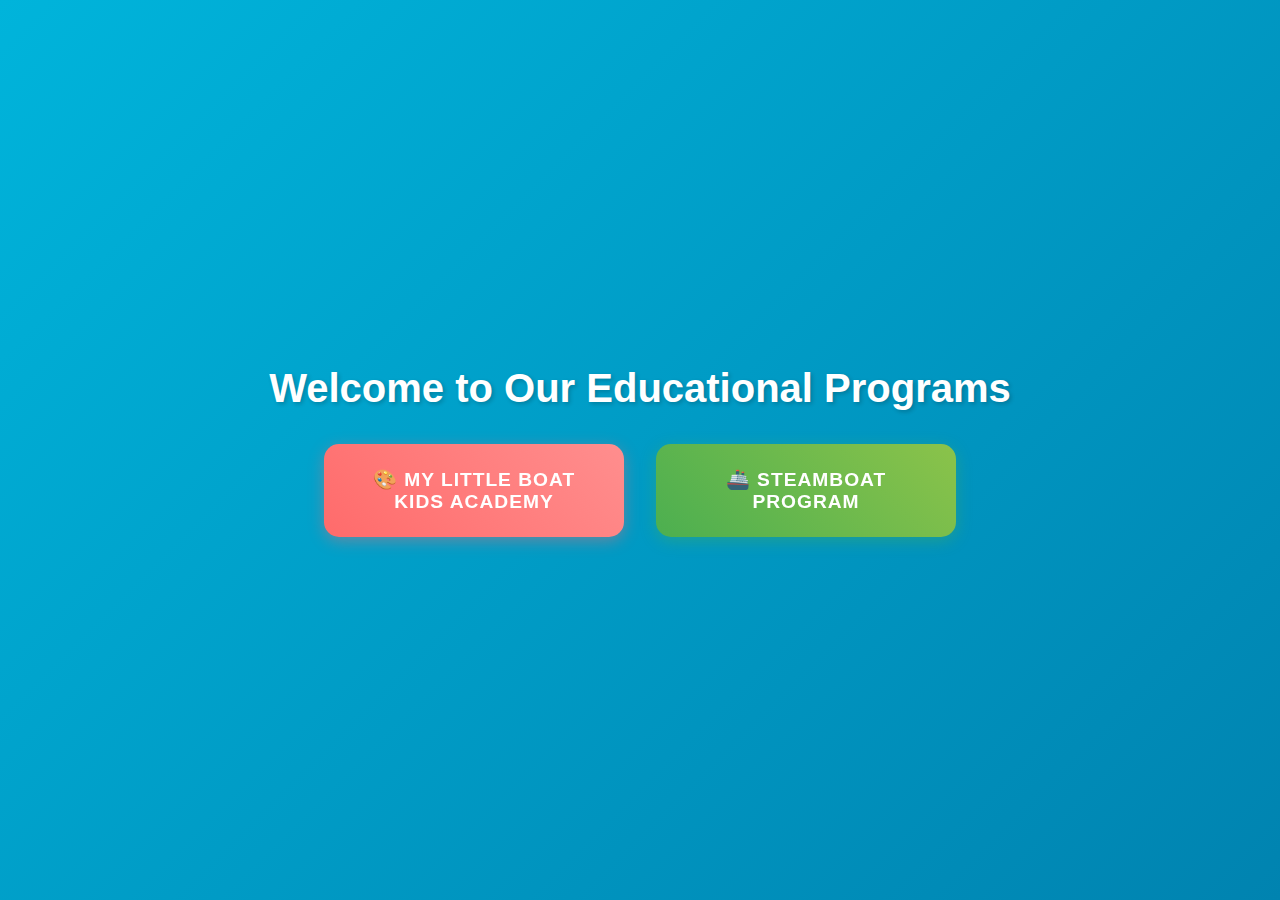
<file: educhoice.html>
<!DOCTYPE html>
<html lang="en">
<head>
    <meta charset="UTF-8">
    <meta name="viewport" content="width=device-width, initial-scale=1.0">
    <title>Educational Programs</title>
    <style>
        :root {
            --primary-gradient: linear-gradient(135deg, #00b4db, #0083b0);
            --kids-gradient: linear-gradient(45deg, #FF6B6B, #FF8E8E);
            --steam-gradient: linear-gradient(45deg, #4CAF50, #8BC34A);
            --spacing-base: clamp(1rem, 2vw, 2rem);
            --container-width: min(100% - 2rem, 1200px);
        }

        * {
            margin: 0;
            padding: 0;
            box-sizing: border-box;
            font-family: 'Arial', sans-serif;
        }

        body {
            min-height: 100vh;
            min-height: 100dvh;
            display: flex;
            justify-content: center;
            align-items: center;
            background: var(--primary-gradient);
            padding: var(--spacing-base);
        }

        .container {
            text-align: center;
            padding: var(--spacing-base);
            width: var(--container-width);
            margin-inline: auto;
        }

        h1 {
            color: white;
            font-size: clamp(1.5rem, 4vw, 2.5rem);
            margin-bottom: clamp(1.5rem, 4vw, 2rem);
            text-shadow: 2px 2px 4px rgba(0,0,0,0.2);
            line-height: 1.2;
        }

        .button-container {
            display: flex;
            gap: clamp(1rem, 3vw, 2rem);
            justify-content: center;
            flex-wrap: wrap;
            margin-top: var(--spacing-base);
        }

        .button {
            padding: clamp(1rem, 2vw, 1.5rem) clamp(1.5rem, 3vw, 2.5rem);
            font-size: clamp(1rem, 1.5vw, 1.2rem);
            border: none;
            border-radius: clamp(10px, 2vw, 15px);
            cursor: pointer;
            transition: all 0.3s ease;
            position: relative;
            overflow: hidden;
            width: clamp(200px, 100%, 300px);
            text-decoration: none;
            font-weight: bold;
            text-transform: uppercase;
            letter-spacing: 1px;
            display: flex;
            align-items: center;
            justify-content: center;
            gap: 0.5rem;
            backdrop-filter: blur(5px);
        }

        .kids-academy {
            background: var(--kids-gradient);
            color: white;
            box-shadow: 0 4px 15px rgba(255, 107, 107, 0.4);
        }

        .steamboat {
            background: var(--steam-gradient);
            color: white;
            box-shadow: 0 4px 15px rgba(76, 175, 80, 0.4);
        }

        .button::before {
            content: '';
            position: absolute;
            top: 0;
            left: -100%;
            width: 100%;
            height: 100%;
            background: linear-gradient(120deg, transparent, rgba(255,255,255,0.3), transparent);
            transition: 0.5s;
        }

        @media (hover: hover) {
            .button:hover {
                transform: translateY(-5px);
                box-shadow: 0 8px 25px rgba(0,0,0,0.3);
            }

            .button:hover::before {
                left: 100%;
            }
        }

        @media (hover: none) {
            .button:active {
                transform: scale(0.98);
            }
        }

        @media (max-width: 768px) {
            .button-container {
                flex-direction: column;
                align-items: center;
            }

            .button {
                width: 100%;
                max-width: 400px;
            }
        }

        @media (prefers-reduced-motion: reduce) {
            .button {
                transition: none;
            }

            .button::before {
                display: none;
            }
        }

        @media (max-width: 480px) {
            :root {
                --spacing-base: 1rem;
            }
        }

        @supports not (min-height: 100dvh) {
            body {
                min-height: -webkit-fill-available;
            }
        }
    </style>
</head>
<body>
    <div class="container">
        <h1>Welcome to Our Educational Programs</h1>
        <div class="button-container">
            <a href="littleboat.html" class="button kids-academy">
                🎨 My Little Boat Kids Academy
            </a>
            <a href="steamboat.html" class="button steamboat">
                🚢 Steamboat Program
            </a>
        </div>
    </div>
</body>
</html>
</file>
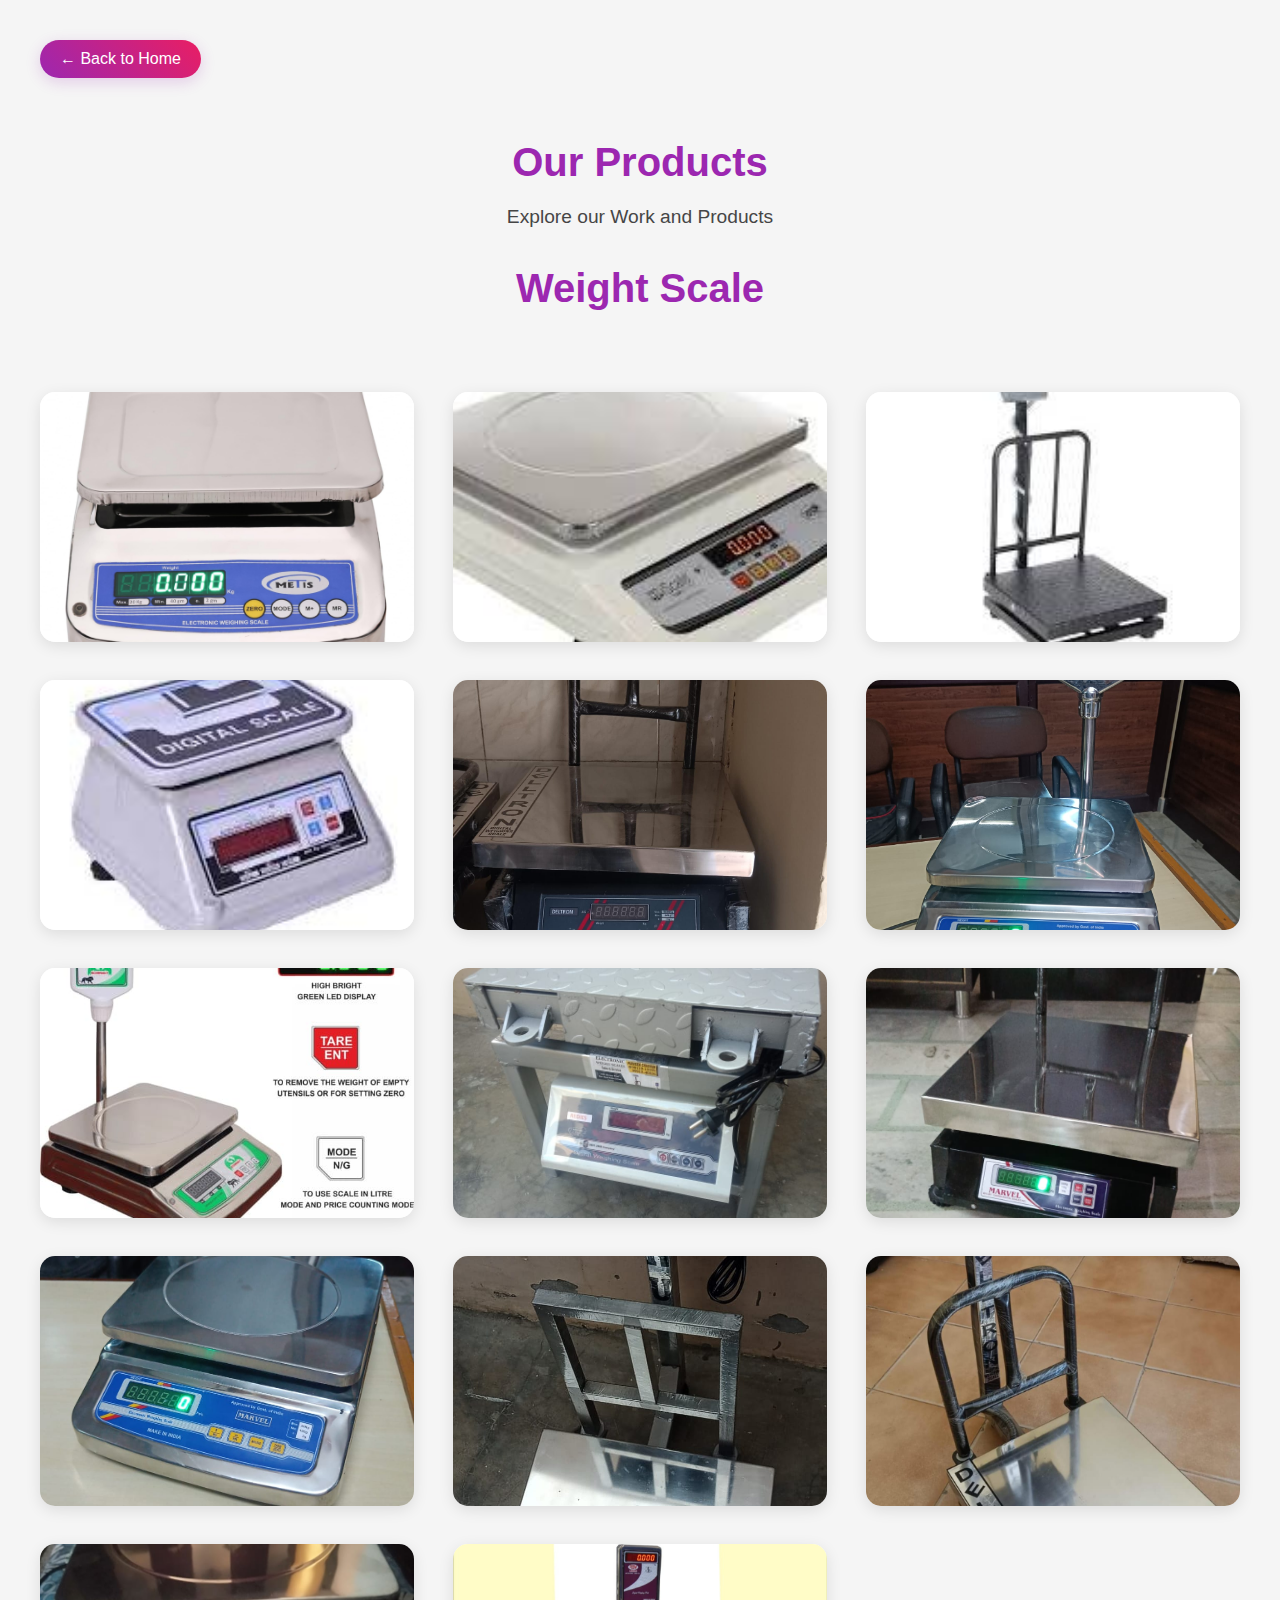
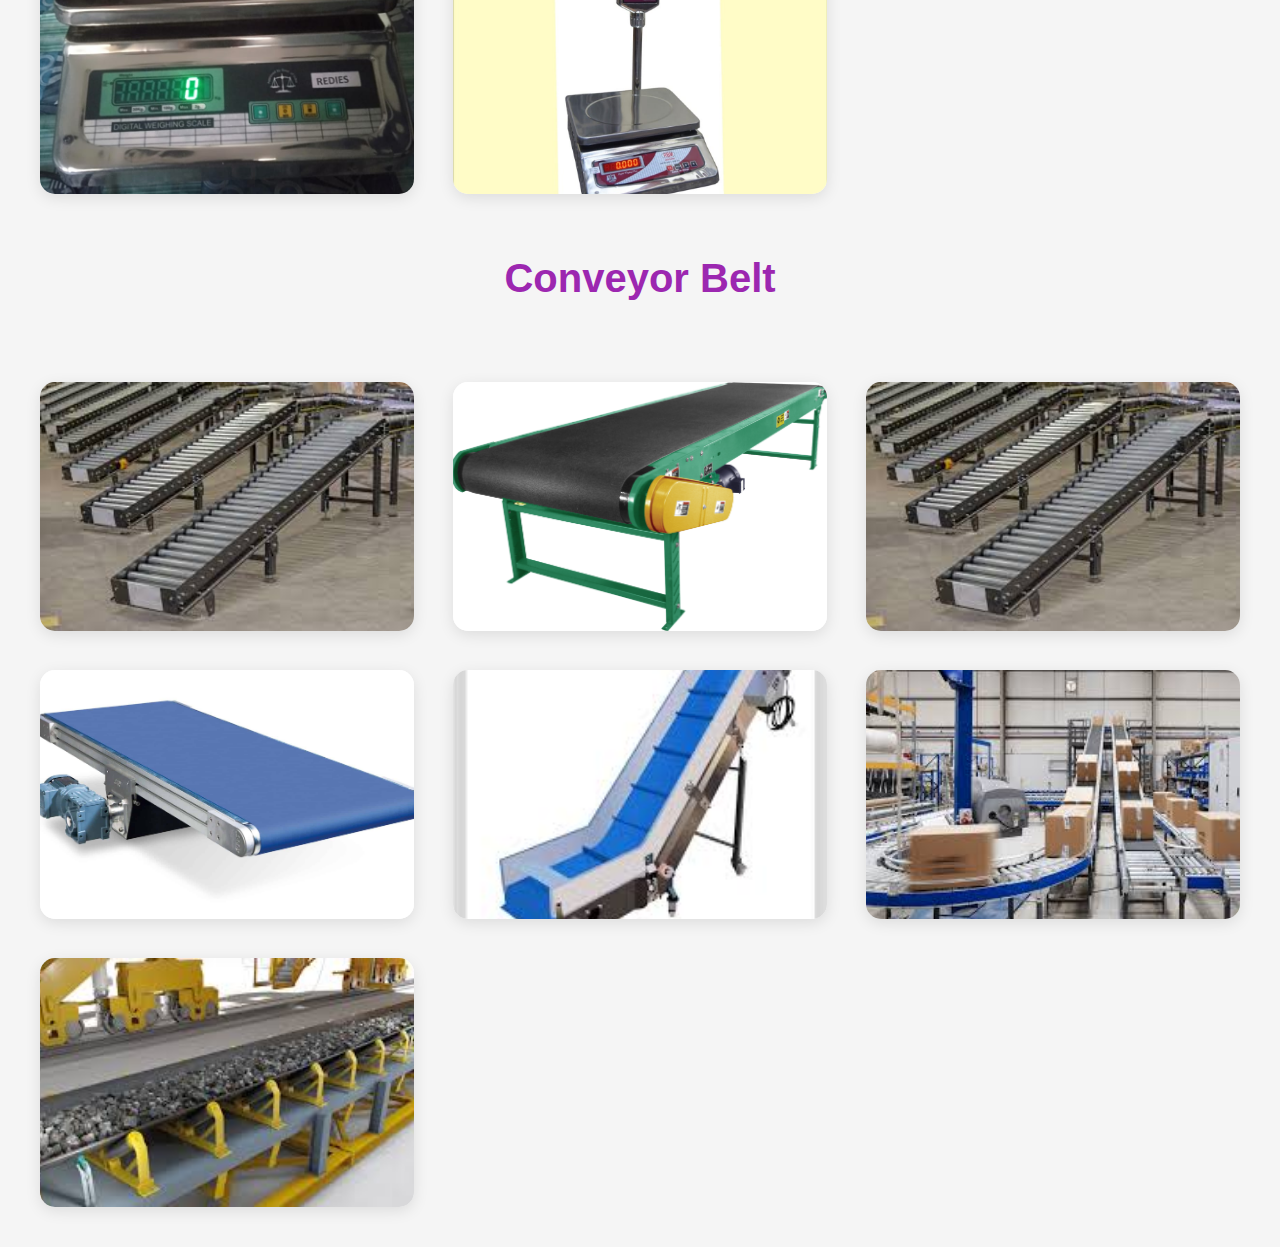
<file: gallery.html>
<!DOCTYPE html>
<html lang="en">
<head>
    <meta charset="UTF-8">
    <meta name="viewport" content="width=device-width, initial-scale=1.0">
    <title>Our Products - Rinku's Portfolio</title>
    <style>
        :root {
            --primary: #9C27B0;
            --secondary: #E91E63;
            --text: #333;
            --background: #f5f5f5;
            --spacing-sm: 10px;
            --spacing-md: 20px;
            --spacing-lg: 40px;
        }

        * {
            margin: 0;
            padding: 0;
            box-sizing: border-box;
            font-family: 'Arial', sans-serif;
        }

        body {
            background-color: var(--background);
            padding: var(--spacing-md);
            min-height: 100vh;
        }

        .header {
            text-align: center;
            padding: var(--spacing-lg) var(--spacing-md);
            color: var(--text);
            max-width: 800px;
            margin: 0 auto;
        }

        .header h1 {
            font-size: clamp(2rem, 5vw, 2.5rem);
            margin-bottom: var(--spacing-md);
            color: var(--primary);
            line-height: 1.2;
        }

        .header p {
            font-size: clamp(1rem, 3vw, 1.2rem);
            opacity: 0.9;
        }

        .gallery-grid {
            display: grid;
            grid-template-columns: repeat(auto-fit, minmax(min(100%, 300px), 1fr));
            gap: clamp(var(--spacing-md), 3vw, var(--spacing-lg));
            padding: var(--spacing-md);
            max-width: 1400px;
            margin: 0 auto;
            width: 100%;
        }

        .gallery-item {
            position: relative;
            overflow: hidden;
            border-radius: 15px;
            box-shadow: 0 4px 15px rgba(0, 0, 0, 0.1);
            transition: all 0.3s ease;
            aspect-ratio: 3/2;
            background: #fff;
        }

        .gallery-item:hover {
            transform: translateY(-5px);
            box-shadow: 0 8px 25px rgba(0, 0, 0, 0.15);
        }

        .gallery-item img {
            width: 100%;
            height: 100%;
            object-fit: cover;
            transition: transform 0.5s ease;
        }

        .gallery-item:hover img {
            transform: scale(1.1);
        }

        .gallery-item .overlay {
            position: absolute;
            bottom: 0;
            left: 0;
            right: 0;
            background: linear-gradient(transparent, rgba(0,0,0,0.8));
            padding: clamp(var(--spacing-md), 4vw, var(--spacing-lg));
            color: white;
            opacity: 0;
            transition: all 0.3s ease;
            display: flex;
            flex-direction: column;
            gap: var(--spacing-sm);
        }

        .gallery-item:hover .overlay {
            opacity: 1;
        }

        .overlay h3 {
            font-size: clamp(1.1rem, 3vw, 1.3rem);
            font-weight: 600;
            margin-bottom: 5px;
        }

        .overlay p {
            font-size: clamp(0.9rem, 2vw, 1rem);
            opacity: 0.9;
        }

        .back-button {
            display: inline-flex;
            align-items: center;
            gap: var(--spacing-sm);
            padding: var(--spacing-sm) var(--spacing-md);
            background: linear-gradient(45deg, var(--primary), var(--secondary));
            color: white;
            text-decoration: none;
            border-radius: 25px;
            margin: var(--spacing-md);
            transition: all 0.3s ease;
            font-weight: 500;
            font-size: clamp(0.9rem, 2vw, 1rem);
            box-shadow: 0 4px 15px rgba(156, 39, 176, 0.2);
        }

        .back-button:hover {
            transform: translateY(-2px);
            box-shadow: 0 6px 20px rgba(156, 39, 176, 0.3);
        }

        @media (max-width: 768px) {
            :root {
                --spacing-lg: 30px;
                --spacing-md: 15px;
                --spacing-sm: 8px;
            }

            body {
                padding: var(--spacing-sm);
            }

            .gallery-grid {
                gap: var(--spacing-md);
            }

            .gallery-item {
                border-radius: 10px;
            }
        }

        @media (max-width: 480px) {
            .header {
                padding: var(--spacing-md) var(--spacing-sm);
            }

            .gallery-grid {
                padding: var(--spacing-sm);
            }

            .back-button {
                margin: var(--spacing-sm);
            }
        }

        @media (hover: none) {
            .gallery-item .overlay {
                opacity: 1;
                background: linear-gradient(transparent, rgba(0,0,0,0.9));
            }
        }
    </style>
</head>
<body>
    <a href="index.html" class="back-button">← Back to Home</a>
    
    <div class="header">
        <h1>Our Products</h1>
        <p>Explore our Work and Products</p>
        <br>
        <br>
        <h1>Weight Scale</h1>
    </div>

    <div class="gallery-grid">
        <div class="gallery-item">
            <a href="otherimage/61YCtTb4XDL.jpg" target="_blank" rel="noopener noreferrer">
                <img src="otherimage/61YCtTb4XDL.jpg" alt="Product 1">
            </a>
            <div class="overlay">
                <h3>Mini steel tabel top</h3>
                <p>Product description and details</p>
            </div>
        </div>
      
        <div class="gallery-item">
            <a href="otherimage/download (1).jpeg" target="_blank" rel="noopener noreferrer">
                <img src="otherimage/download (1).jpeg" alt="Product 1">
            </a>
            <div class="overlay">
                <h3>metal tabel top</h3>
                <p>Product description and details</p>
            </div>
        </div>
      
        <div class="gallery-item">
            <a href="otherimage/download (2).jpeg" target="_blank" rel="noopener noreferrer">
                <img src="otherimage/download (2).jpeg" alt="Product 1">
            </a>
            <div class="overlay">
                <h3>platform scale </h3>
                <p>Product description and details</p>
            </div>
        </div>

        <div class="gallery-item">
            <a href="otherimage/download.jpeg" target="_blank" rel="noopener noreferrer">
                <img src="otherimage/download.jpeg" alt="Product 1">
            </a>
            <div class="overlay">
                <h3>Counter Scale</h3>
                <p>Product description and details</p>
            </div>
        </div>

        <div class="gallery-item">
            <a href="otherimage/WhatsApp Image 2025-06-17 at 20.31.37_559d7a78.jpg" target="_blank" rel="noopener noreferrer">
                <img src="otherimage/WhatsApp Image 2025-06-17 at 20.31.37_559d7a78.jpg" alt="Product 1">
            </a>
            <div class="overlay">
                <h3>Chicken scale</h3>
                <p>Product description and details</p>
            </div>
        </div>

        <div class="gallery-item">
            <a href="otherimage/WhatsApp Image 2025-06-17 at 20.31.38_94361143.jpg" target="_blank" rel="noopener noreferrer">
                <img src="otherimage/WhatsApp Image 2025-06-17 at 20.31.38_94361143.jpg" alt="Product 1">
            </a>
            <div class="overlay">
                <h3>Steel tabel top</h3>
                <p>Product description and details</p>
            </div>
        </div>

        <div class="gallery-item">
            <a href="otherimage/WhatsApp Image 2025-06-17 at 20.31.38_de480463.jpg" target="_blank" rel="noopener noreferrer">
                <img src="otherimage/WhatsApp Image 2025-06-17 at 20.31.38_de480463.jpg" alt="Product 1">
            </a>
            <div class="overlay">
                <h3>Steel tabel top 2</h3>
                <p>Product description and details</p>
            </div>
        </div>

        <div class="gallery-item">
            <a href="otherimage/WhatsApp Image 2025-06-17 at 20.31.39_cde53b95.jpg" target="_blank" rel="noopener noreferrer">
                <img src="otherimage/WhatsApp Image 2025-06-17 at 20.31.39_cde53b95.jpg" alt="Product 1">
            </a>
            <div class="overlay">
                <h3>Commercial Value</h3>
                <p>Product description and details</p>
            </div>
        </div>

        <div class="gallery-item">
            <a href="otherimage/WhatsApp Image 2025-06-17 at 20.31.39_eabe5f7f.jpg" target="_blank" rel="noopener noreferrer">
                <img src="otherimage/WhatsApp Image 2025-06-17 at 20.31.39_eabe5f7f.jpg" alt="Product 1">
            </a>
            <div class="overlay">
                <h3>Marvel Chicken Scale</h3>
                <p>Product description and details</p>
            </div>
        </div>

        <div class="gallery-item">
            <a href="otherimage/WhatsApp Image 2025-06-17 at 20.31.40_0e0bf6e4.jpg" target="_blank" rel="noopener noreferrer">
                <img src="otherimage/WhatsApp Image 2025-06-17 at 20.31.40_0e0bf6e4.jpg" alt="Product 1">
            </a>
            <div class="overlay">
                <h3>Front Back Steel Tabel Top</h3>
                <p>Product description and details</p>
            </div>
        </div>

        <div class="gallery-item">
            <a href="otherimage/WhatsApp Image 2025-06-17 at 20.31.40_321ed0dd.jpg" target="_blank" rel="noopener noreferrer">
                <img src="otherimage/WhatsApp Image 2025-06-17 at 20.31.40_321ed0dd.jpg" alt="Product 1">
            </a>
            <div class="overlay">
                <h3>16 x 16 steel Platform scale</h3>
                <p>Product description and details</p>
            </div>
        </div>

        <div class="gallery-item">
            <a href="otherimage/WhatsApp Image 2025-06-17 at 20.31.41_4b440d49.jpg" target="_blank" rel="noopener noreferrer">
                <img src="otherimage/WhatsApp Image 2025-06-17 at 20.31.41_4b440d49.jpg" alt="Product 1">
            </a>
            <div class="overlay">
                <h3>Deltron 16 x 16 Platform Scale</h3>
                <p>Product description and details</p>
            </div>
        </div>

        <!-- <div class="gallery-item">
            <a href="otherimage/WhatsApp Image 2025-06-17 at 20.31.43_af74b06a.jpg" target="_blank" rel="noopener noreferrer">
                <img src="otherimage/WhatsApp Image 2025-06-17 at 20.31.43_af74b06a.jpg" alt="Product 1">
            </a>
            <div class="overlay">
                <h3>Product Name</h3>
                <p>Product description and details</p>
            </div>
        </div> -->

        <div class="gallery-item">
            <a href="otherimage/WhatsApp Image 2025-06-17 at 20.31.45_31bd523e.jpg" target="_blank" rel="noopener noreferrer">
                <img src="otherimage/WhatsApp Image 2025-06-17 at 20.31.45_31bd523e.jpg" alt="Product 1">
            </a>
            <div class="overlay">
                <h3>Redies tabel top</h3>
                <p>Product description and details</p>
            </div>
        </div>

        <div class="gallery-item">
            <a href="otherimage/WhatsApp Image 2025-06-17 at 20.31.45_35e1ed96.jpg" target="_blank" rel="noopener noreferrer">
                <img src="otherimage/WhatsApp Image 2025-06-17 at 20.31.45_35e1ed96.jpg" alt="Product 1">
            </a>
            <div class="overlay">
                <h3>RBM Steel Tabel top</h3>
                <p>Product description and details</p>
            </div>
        </div>

    </div>

    <div class="header">
        <h1>Conveyor Belt</h1>
    </div>

  <div class="gallery-grid">

       <div class="gallery-item">
                <img src="otherimage/steel convere.jpeg" alt="Product 1">
            </a>
            <div class="overlay">
                <h3>RBM Steel Tabel top</h3>
                <p>Product description and details</p>
            </div>
        </div>

        
       <div class="gallery-item">
                <img src="otherimage/belt-conveyors.jpg" alt="Product 1">
            </a>
            <div class="overlay">
                <h3>RBM Steel Tabel top</h3>
                <p>Product description and details</p>
            </div>
        </div>

        
       <div class="gallery-item">
                <img src="otherimage/steel convere.jpeg" alt="Product 1">
            </a>
            <div class="overlay">
                <h3>RBM Steel Tabel top</h3>
                <p>Product description and details</p>
            </div>
        </div>

        
       <div class="gallery-item">
                <img src="otherimage/flat-conveyor-belt 6.jpg" alt="Product 1">
            </a>
            <div class="overlay">
                <h3>RBM Steel Tabel top</h3>
                <p>Product description and details</p>
            </div>
        </div>


        
       <div class="gallery-item">
                <img src="otherimage/convere 3.jpeg" alt="Product 1">
            </a>
            <div class="overlay">
                <h3>RBM Steel Tabel top</h3>
                <p>Product description and details</p>
            </div>
        </div>

        
       <div class="gallery-item">
                <img src="otherimage/convere 4.jpeg" alt="Product 1">
            </a>
            <div class="overlay">
                <h3>RBM Steel Tabel top</h3>
                <p>Product description and details</p>
            </div>
        </div>

        
       <div class="gallery-item">
                <img src="otherimage/convere 5.jpeg" alt="Product 1">
            </a>
            <div class="overlay">
                <h3>RBM Steel Tabel top</h3>
                <p>Product description and details</p>
            </div>
        </div>



  </div>

</body>
</html>
</file>
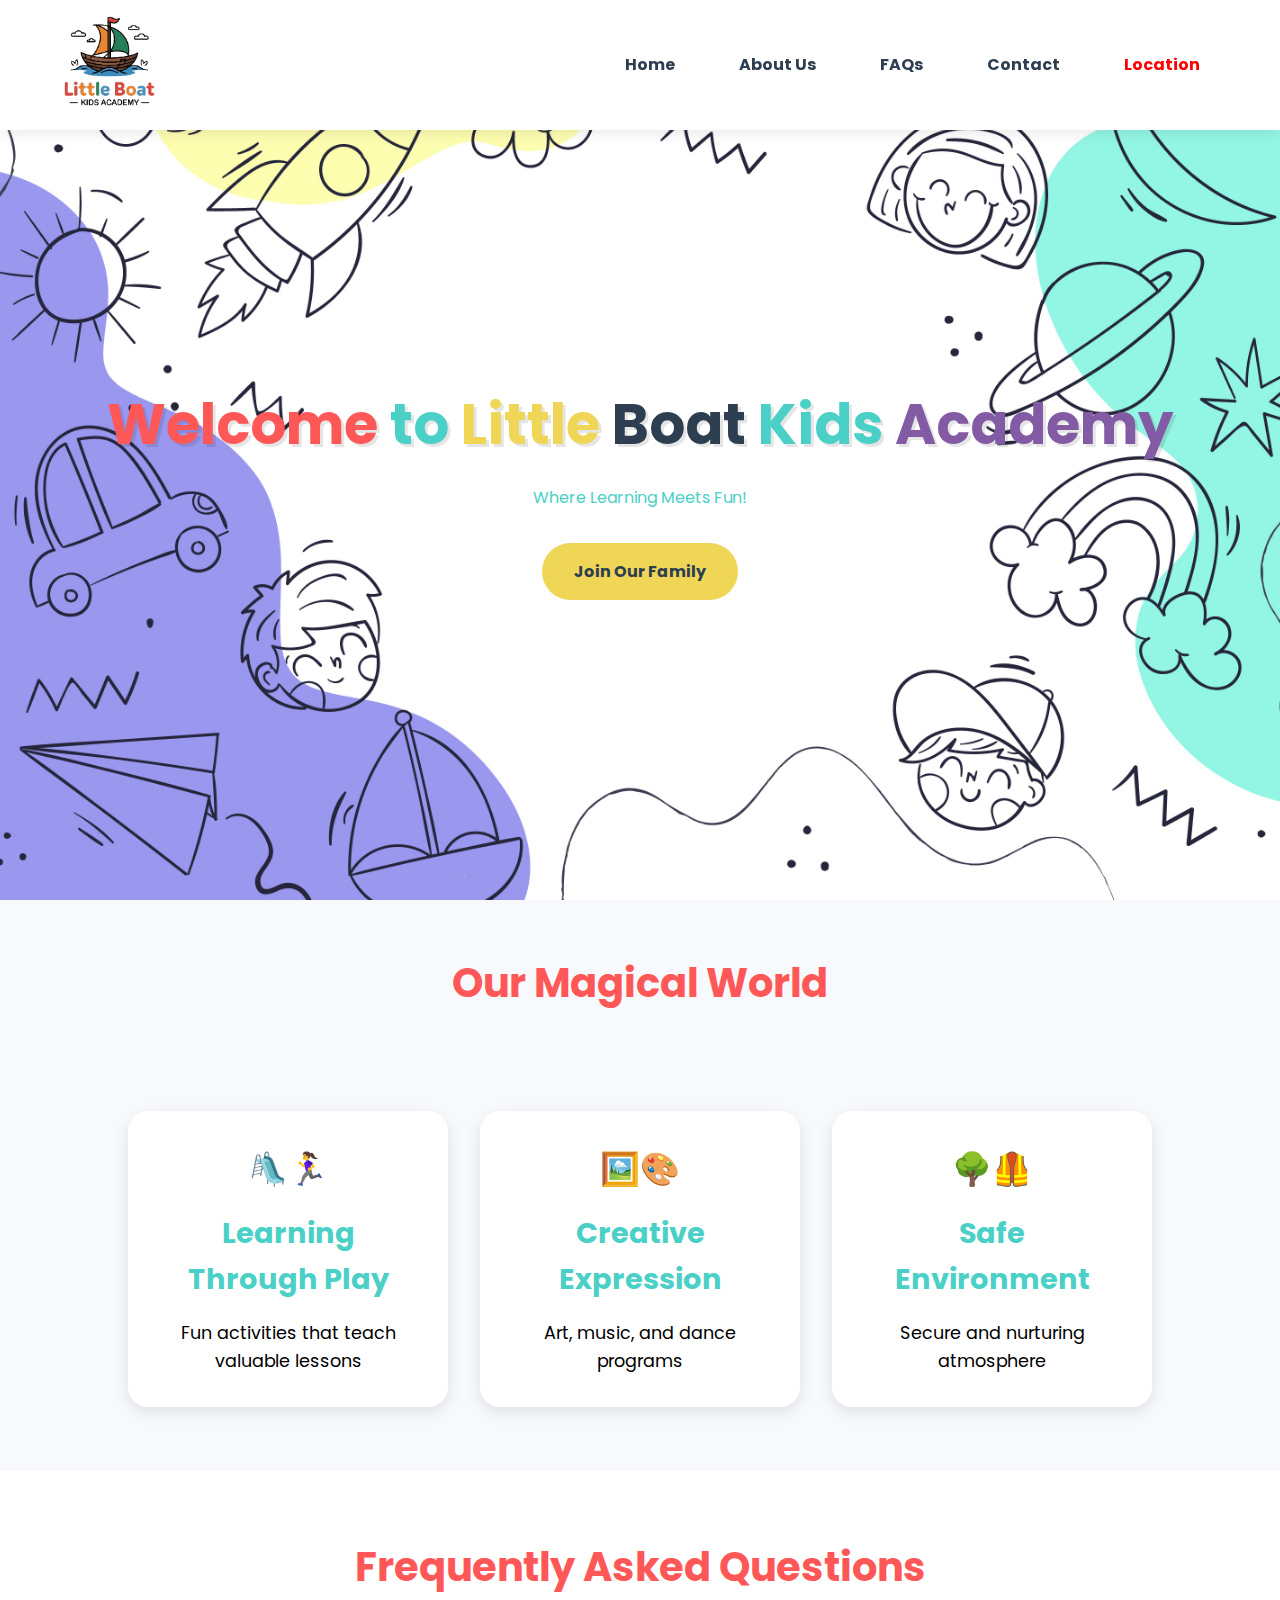
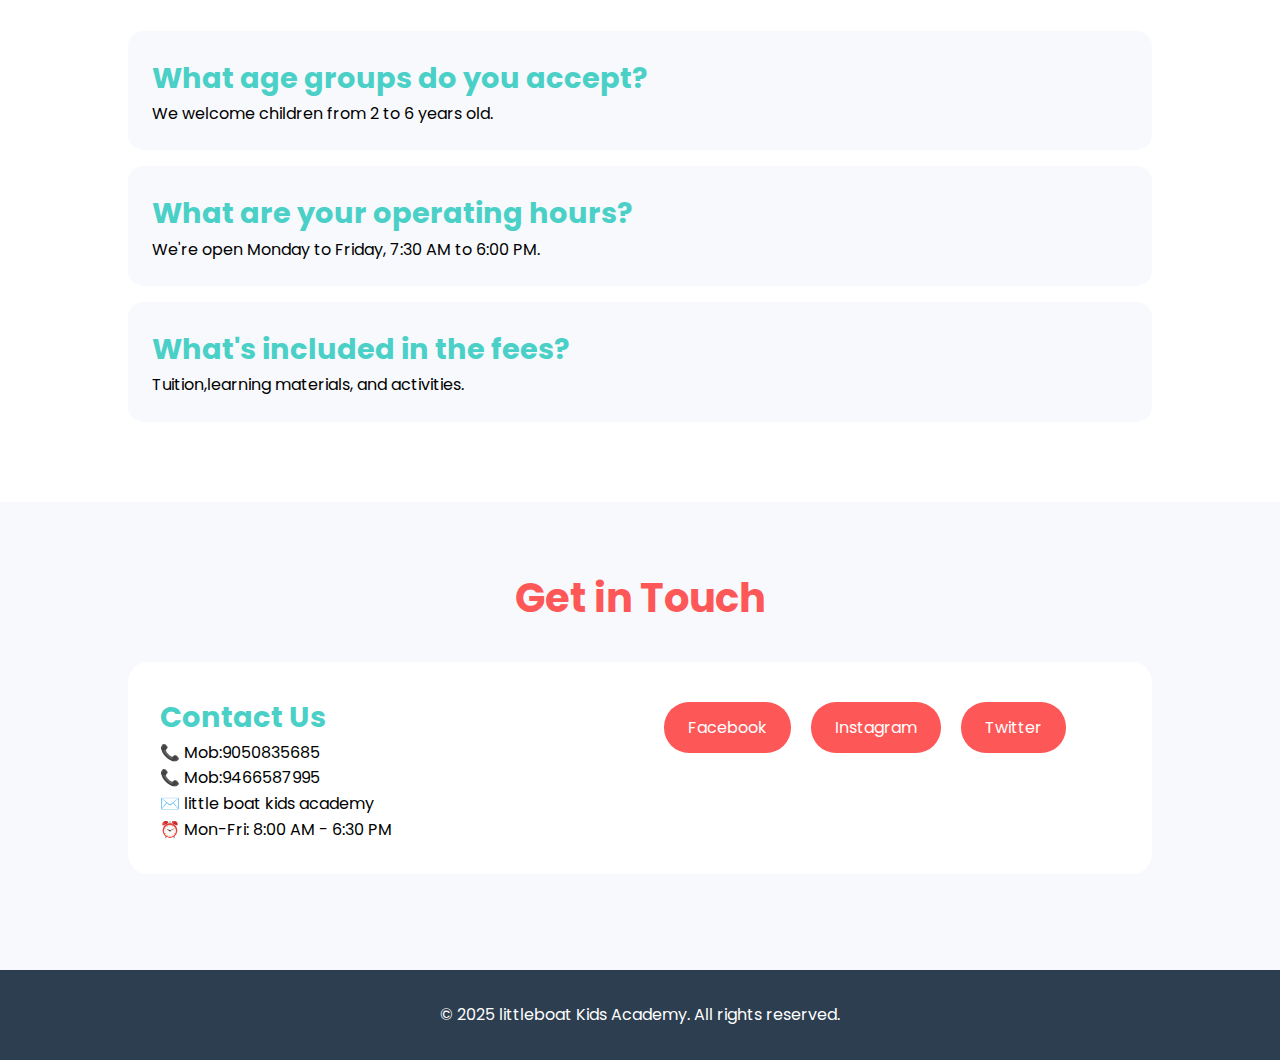
<file: littleboat.html>
<!DOCTYPE html>
<html lang="en">
<head>
    <meta charset="UTF-8">
    <meta name="viewport" content="width=device-width, initial-scale=1.0">
    <title>little boat Kids Academy</title>
    <link rel="stylesheet" href="littleboat.css">
    <link href="https://fonts.googleapis.com/css2?family=Poppins:wght@300;400;500;600&family=Montserrat:wght@400;500;600;700&display=swap" rel="stylesheet">
</head>
<body>
    <nav>
        <div class="logo">
            <img src="images/logobglesscropped.png" alt="Academy Logo">
        </div>
        <input type="checkbox" id="nav-toggle" class="nav-toggle">
        <label for="nav-toggle" class="nav-toggle-label">
            <span></span>
            <span></span>
            <span></span>
        </label>
        <ul class="nav-links">
            <li><a href="littleboat.html">Home</a></li>
            <li><a href="#about">About Us</a></li>
            <li><a href="#faq">FAQs</a></li>
            <li><a href="#contact">Contact</a></li>
            <li><a href="location.html"><span style="color: red;">Location</span></a></li>
        </ul>
    </nav>

    <section class="hero" id="home">
        <div class="hero-content">
            <h1>
                <span style="color: var(--primary);">Welcome</span>
                <span style="color: var(--secondary);">to</span>
                <span style="color: var(--accent);">Little</span>
                <span style="color: var(--text);">Boat</span>
                <span style="color: var(--secondary);">Kids</span>
                <span style="color: rgb(130, 91, 164)">Academy</span>
            </h1>
            <p>Where Learning Meets Fun!</p>
            <a href="#contact" class="cta-button">Join Our Family</a>
        </div>
    </section>

    <br><br>

    <section id="about" class="about">
        <h2>Our Magical World</h2>
        <div class="features">
            <div class="feature-card">
                <h1>🛝🏃‍♀️</h1>
                <h3>Learning Through Play</h3>
                <p>Fun activities that teach valuable lessons</p>
            </div>
            <div class="feature-card">
               <h1>🖼️🎨</h1>
                <h3>Creative Expression</h3>
                <p>Art, music, and dance programs</p>
            </div>
            <div class="feature-card">
               <h1>🌳🦺</h1>
                <h3>Safe Environment</h3>
                <p>Secure and nurturing atmosphere</p>
            </div>
        </div>
    </section>
    

    <section id="faq" class="faq">
        <h2>Frequently Asked Questions</h2>
        <div class="faq-container">
            <div class="faq-item">
                <h3>What age groups do you accept?</h3>
                <p>We welcome children from 2 to 6 years old.</p>
            </div>
            <div class="faq-item">
                <h3>What are your operating hours?</h3>
                <p>We're open Monday to Friday, 7:30 AM to 6:00 PM.</p>
            </div>
            <div class="faq-item">
                <h3>What's included in the fees?</h3>
                <p>Tuition,learning materials, and activities.</p>
            </div>
        </div>
    </section>

    
    

    <section id="contact" class="contact">
        <h2>Get in Touch</h2>
        <div class="contact-info">
            <div class="contact-details">
                <h3>Contact Us</h3>  
                <p>📞 Mob:9050835685</p>
                <p>📞 Mob:9466587995</p>
                <p>✉️ little boat kids academy</p>
                <p>⏰ Mon-Fri: 8:00 AM - 6:30 PM</p>
            </div>

            <div class="social-links">
                <a href="https://www.facebook.com/share/1CvrVidwrg/?mibextid=qi2Omg" class="social-btn">Facebook</a>
                <a href="#" class="social-btn">Instagram</a>
                <a href="#" class="social-btn">Twitter</a>
            </div>
        </div>
    </section>

    <footer>
        <p>&copy; 2025 littleboat Kids Academy. All rights reserved.</p>
    </footer>
</body>

<script>
    document.querySelectorAll('.nav-links a').forEach(link => {
        link.addEventListener('click', () => {
            document.getElementById('nav-toggle').checked = false;
        });
    });
</script>

</html>
</file>
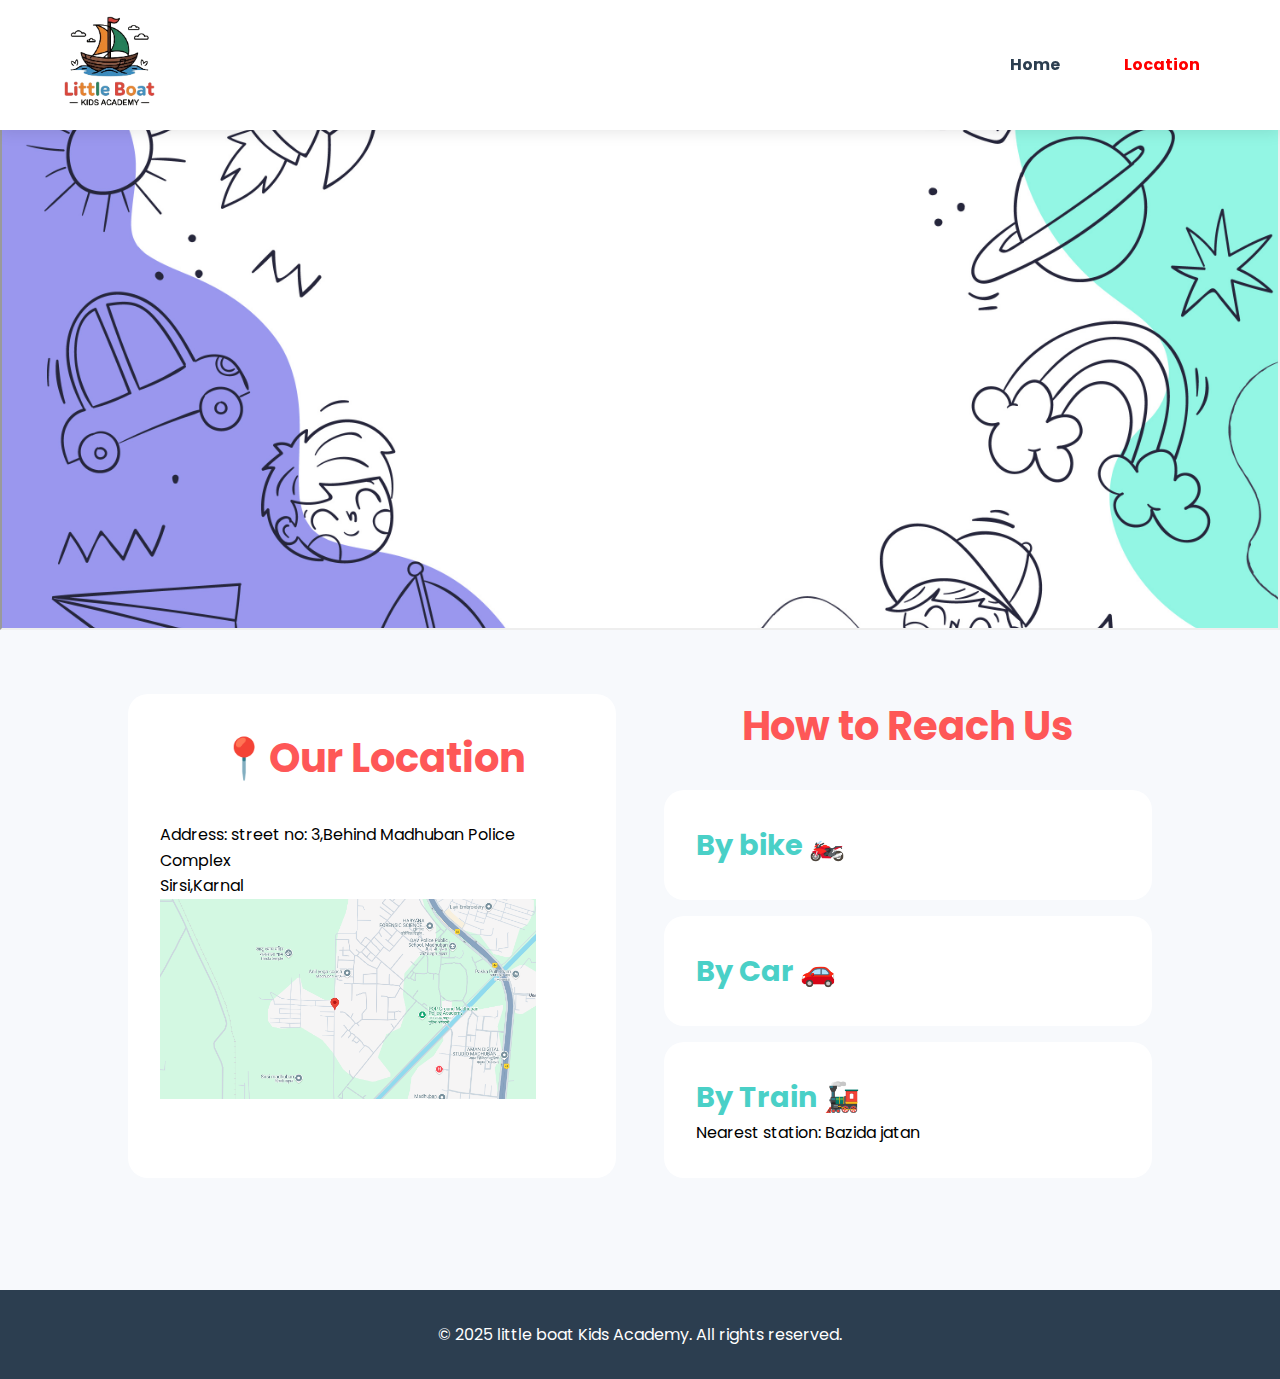
<file: location.html>
<!DOCTYPE html>
<html lang="en">
<head>
    <meta charset="UTF-8">
    <meta name="viewport" content="width=device-width, initial-scale=1.0">
    <title>Location - little boat Kids Academy</title>
    <link rel="stylesheet" href="location.css">
    <link href="https://fonts.googleapis.com/css2?family=Comic+Neue:wght@400;700&family=Bubblegum+Sans&display=swap" rel="stylesheet">
</head>
<body>


    <nav>
        <div class="logo">
            <img src="images/logobglesscropped.png" alt="Academy Logo">
        </div>
        <input type="checkbox" id="nav-toggle" class="nav-toggle">
        <label for="nav-toggle" class="nav-toggle-label">
            <span></span>
            <span></span>
            <span></span>
        </label>
        <ul class="nav-links">
            <li><a href="littleboat.html">Home</a></li>
            <li><a href="location.html"><span style="color: red;">Location</span></a></li>
        </ul>
    </nav>

    <section class="location-hero">
        <iframe src="https://www.google.com/maps/embed?pb=!1m17!1m12!1m3!1d3468.44903417248!2d76.9692023755376!3d29.619698875140266!2m3!1f0!2f0!3f0!3m2!1i1024!2i768!4f13.1!3m2!1m1!2zMjnCsDM3JzEwLjkiTiA3NsKwNTgnMTguNCJF!5e0!3m2!1sen!2sin!4v1743777258671!5m2!1sen!2sin" allowfullscreen="" referrerpolicy="no-referrer-when-downgrade"></iframe>
    </section>

    <section class="location-details">
        <div class="address-card">
            <h2>📍Our Location</h2>
            <p>Address: street no: 3,Behind Madhuban Police Complex</p>
            <p>Sirsi,Karnal</p>
            <div class="map-container">
                <img src="images/location.png" alt="Location Map" height="200px">
            </div>
        </div>
        
        <div class="transport-info">
            <h2>How to Reach Us</h2>

            <div class="transport-card">
                <h3>By bike 🏍️</h3>
                <p></p>
            </div>

            <div class="transport-card">
                <h3>By Car 🚗</h3>
                <p></p>
            </div>
          
            <div class="transport-card">
                <h3>By Train 🚂</h3>
                <p>Nearest station: Bazida jatan</p>
            </div>
        </div>
    </section>

    <footer>
        <p>&copy; 2025 little boat Kids Academy. All rights reserved.</p>
    </footer>
</body>
<script>
    document.querySelectorAll('.nav-links a').forEach(link => {
        link.addEventListener('click', () => {
            document.getElementById('nav-toggle').checked = false;
        });
    });
</script>
</html>
</file>
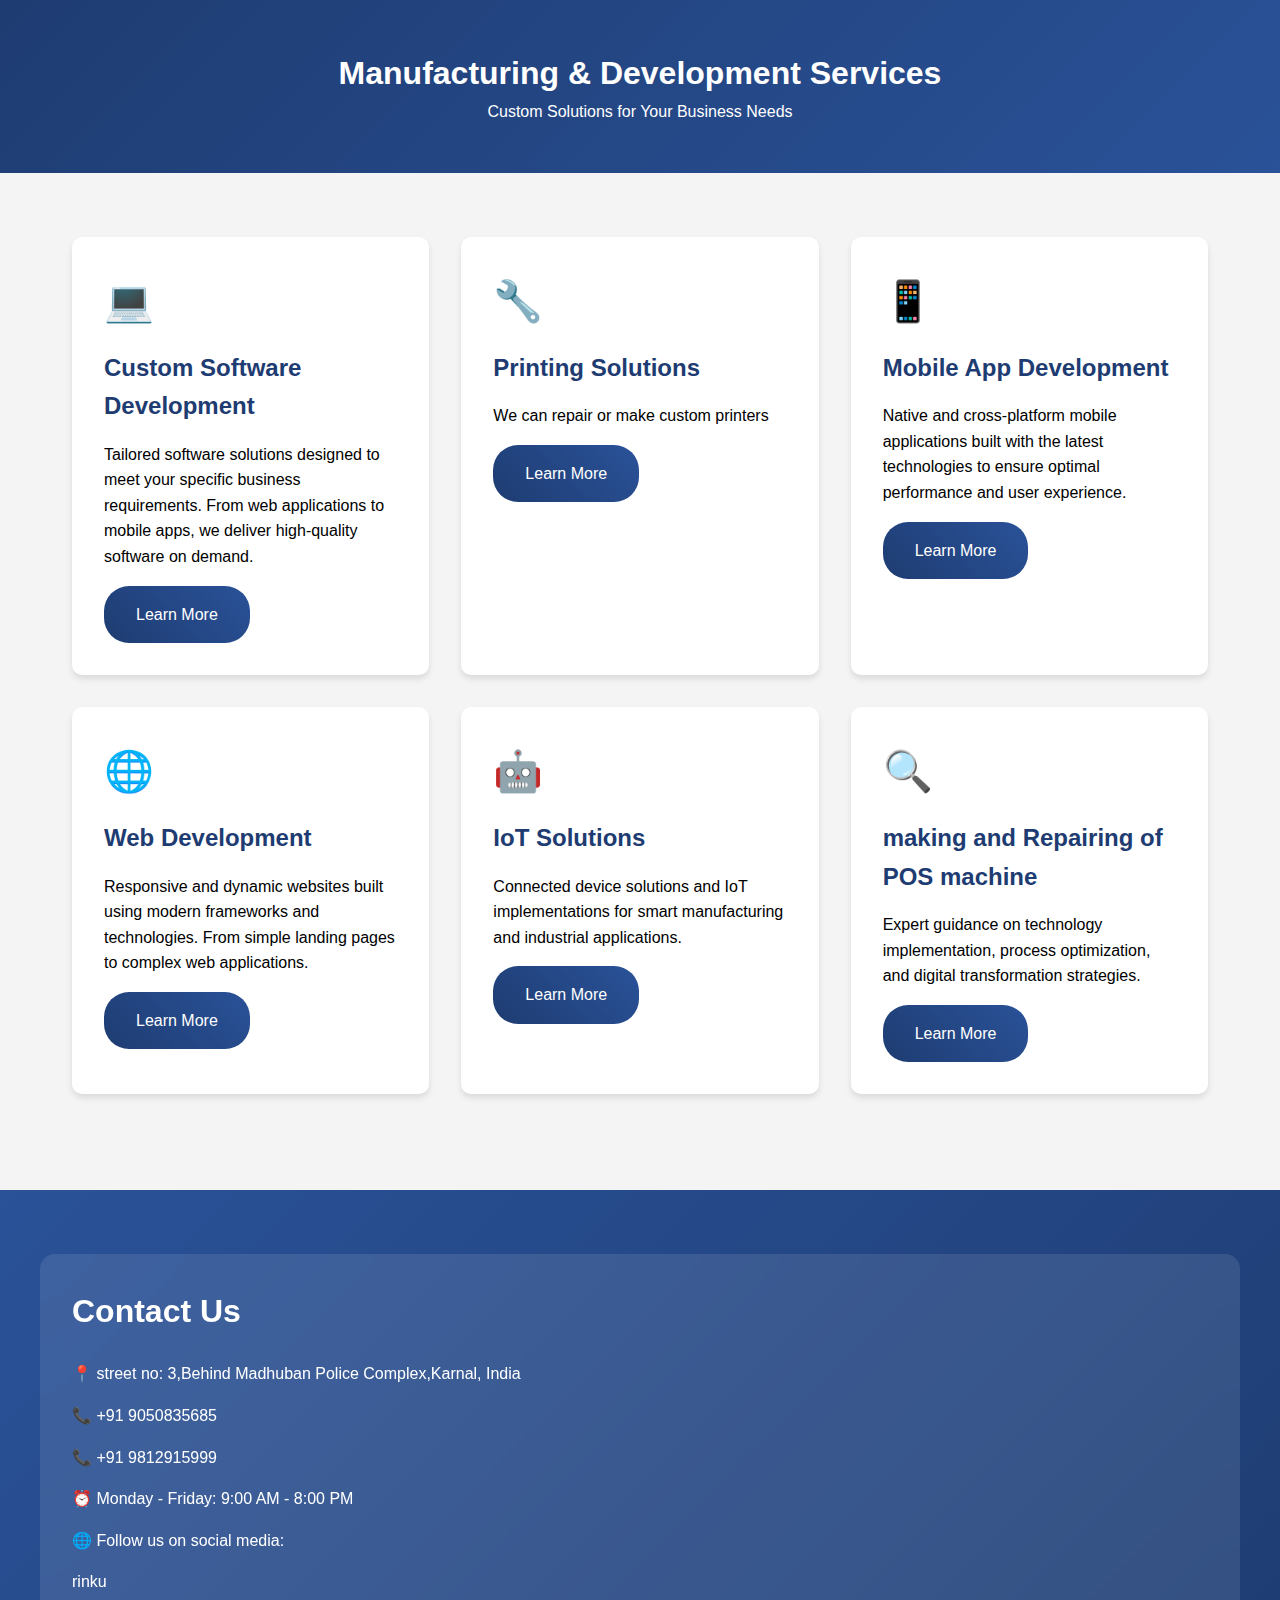
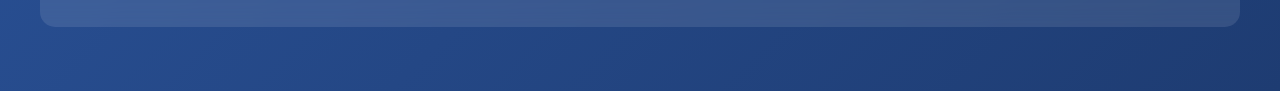
<file: manufacturing.html>
<!DOCTYPE html>
<html lang="en">
<head>
    <meta charset="UTF-8">
    <meta name="viewport" content="width=device-width, initial-scale=1.0">
    <title>Manufacturing Services</title>
    <style>
        * {
            margin: 0;
            padding: 0;
            box-sizing: border-box;
            font-family: 'Arial', sans-serif;
        }

        body {
            background: #f4f4f4;
            line-height: 1.6;
        }

        header {
            background: linear-gradient(135deg, #1e3c72, #2a5298);
            color: white;
            text-align: center;
            padding: 3rem 1rem;
        }

        .container {
            max-width: 1200px;
            margin: 0 auto;
            padding: 2rem;
        }

        .services-grid {
            display: grid;
            grid-template-columns: repeat(auto-fit, minmax(300px, 1fr));
            gap: 2rem;
            margin-top: 2rem;
        }

        .service-card {
            background: white;
            border-radius: 10px;
            padding: 2rem;
            box-shadow: 0 4px 6px rgba(0,0,0,0.1);
            transition: transform 0.3s ease;
        }

        .service-card:hover {
            transform: translateY(-5px);
        }

        .service-card h3 {
            color: #1e3c72;
            margin-bottom: 1rem;
            font-size: 1.5rem;
        }

        .service-icon {
            font-size: 2.5rem;
            margin-bottom: 1rem;
            color: #2a5298;
        }

        .cta-button {
            display: inline-block;
            padding: 1rem 2rem;
            background: linear-gradient(45deg, #1e3c72, #2a5298);
            color: white;
            text-decoration: none;
            border-radius: 25px;
            margin-top: 1rem;
            transition: all 0.3s ease;
        }

        .cta-button:hover {
            transform: translateY(-2px);
            box-shadow: 0 4px 15px rgba(30,60,114,0.3);
        }

        @media (max-width: 768px) {
            .services-grid {
                grid-template-columns: 1fr;
            }

            header {
                padding: 2rem 1rem;
            }
        }

        /* Contact Section Styles */
        .contact-section {
            background: linear-gradient(135deg, #2a5298, #1e3c72);
            padding: 4rem 2rem;
            margin-top: 4rem;
            color: white;
        }

        .contact-container {
            max-width: 1200px;
            margin: 0 auto;
            display: grid;
            grid-template-columns: repeat(auto-fit, minmax(300px, 1fr));
            gap: 3rem;
        }

        .contact-info, .contact-form {
            padding: 2rem;
            background: rgba(255, 255, 255, 0.1);
            border-radius: 15px;
            backdrop-filter: blur(10px);
        }

        .contact-info h2, .contact-form h2 {
            margin-bottom: 1.5rem;
            font-size: 2rem;
            color: white;
        }

        .contact-info p {
            margin-bottom: 1rem;
            display: flex;
            align-items: center;
            gap: 1rem;
        }

        .contact-info i {
            font-size: 1.5rem;
        }

        /* .contact-form form {
            display: flex;
            flex-direction: column;
            gap: 1rem;
        }

        .contact-form input,
        .contact-form textarea {
            padding: 1rem;
            border: none;
            border-radius: 8px;
            background: rgba(255, 255, 255, 0.9);
            color: #333;
        }

        .contact-form textarea {
            min-height: 150px;
            resize: vertical;
        } */

        .submit-btn {
            background: white;
            color: #1e3c72;
            padding: 1rem 2rem;
            border: none;
            border-radius: 25px;
            cursor: pointer;
            font-weight: bold;
            transition: all 0.3s ease;
        }

        .submit-btn:hover {
            transform: translateY(-2px);
            box-shadow: 0 4px 15px rgba(255,255,255,0.3);
        }

        @media (max-width: 768px) {
            .contact-section {
                padding: 2rem 1rem;
            }

            .contact-container {
                grid-template-columns: 1fr;
                gap: 2rem;
            }
        }
    </style>
</head>
<body>
    <header>
        <h1>Manufacturing & Development Services</h1>
        <p>Custom Solutions for Your Business Needs</p>
    </header>

    <div class="container">
        <div class="services-grid">
            <div class="service-card">
                <div class="service-icon">💻</div>
                <h3>Custom Software Development</h3>
                <p>Tailored software solutions designed to meet your specific business requirements. From web applications to mobile apps, we deliver high-quality software on demand.</p>
                <a href="https://www.google.com/search?q=custom+software+development+services" target="_blank" class="cta-button">Learn More</a>
            </div>

            <div class="service-card">
                <div class="service-icon">🔧</div>
                <h3>Printing Solutions</h3>
                <p>We can repair or make custom printers </p>
                <a href="https://www.google.com/search?q=custom+printer+repair+and+manufacturing+services" target="_blank" class="cta-button">Learn More</a>
            </div>

            <div class="service-card">
                <div class="service-icon">📱</div>
                <h3>Mobile App Development</h3>
                <p>Native and cross-platform mobile applications built with the latest technologies to ensure optimal performance and user experience.</p>
                <a href="https://www.google.com/search?q=mobile+app+development+services" target="_blank" class="cta-button">Learn More</a>
            </div>

            <div class="service-card">
                <div class="service-icon">🌐</div>
                <h3>Web Development</h3>
                <p>Responsive and dynamic websites built using modern frameworks and technologies. From simple landing pages to complex web applications.</p>
                <a href="https://www.google.com/search?q=professional+web+development+services" target="_blank" class="cta-button">Learn More</a>
            </div>

            <div class="service-card">
                <div class="service-icon">🤖</div>
                <h3>IoT Solutions</h3>
                <p>Connected device solutions and IoT implementations for smart manufacturing and industrial applications.</p>
                <a href="https://www.google.com/search?q=industrial+IoT+solutions+and+services" target="_blank" class="cta-button">Learn More</a>
            </div>

            <div class="service-card">
                <div class="service-icon">🔍</div>
                <h3>making and Repairing of POS machine </h3>
                <p>Expert guidance on technology implementation, process optimization, and digital transformation strategies.</p>
                <a href="https://www.google.com/search?q=POS+machine+repair+and+manufacturing+services" target="_blank" class="cta-button">Learn More</a>
            </div>

            <!-- convey belt , weighing machine  -->
        </div>
    </div>

    <section class="contact-section">
        <div class="contact-container">
            <div class="contact-info">
                <h2>Contact Us</h2>
                <p>📍 street no: 3,Behind Madhuban Police Complex,Karnal, India</p>
                <p>📞 +91 9050835685</p>
                <p>📞 +91 9812915999</p>
                <p>⏰ Monday - Friday: 9:00 AM - 8:00 PM</p>
                <p>🌐 Follow us on social media:</p>
                <div class="social-links">
                    rinku
                </div>
            </div>
            <!-- <div class="contact-form">
                <h2>Send us a Message</h2>
                <form action="#" method="POST">
                    <input type="text" name="name" placeholder="Your Name" required>
                    <input type="email" name="email" placeholder="Your Email" required>
                    <input type="tel" name="phone" placeholder="Your Phone Number">
                    <textarea name="message" placeholder="Your Message" required></textarea>
                    <button type="submit" class="submit-btn">Send Message</button>
                </form>
            </div> -->
        </div>
    </section>
</body>
</html>
</file>
<file: littleboat.css>
@import url('https://fonts.googleapis.com/css2?family=Montserrat:ital,wght@0,100..900;1,100..900&family=Poppins:wght@500;700;800&display=swap');

:root {
    --primary: #fe5757;
    --secondary: #4ad0c7;
    --accent: #efd657;
    --text: #2C3E50;
    --background: #F7F9FC;
}

html {
    scroll-behavior: smooth;
}

* {                         
    margin: 0;
    padding: 0;
    box-sizing: border-box;
    font-family: 'Poppins', sans-serif;
}

body {
    background-color: var(--background);
    font-family: 'Poppins', sans-serif;
    line-height: 1.6;
}

h1,h2,h3 {
    font-family: 'Poppins', sans-serif;
    color: var(--text);
}

.hero h1 {
    font-size: 3.8rem;
    color: white;
    margin-bottom: 1rem;
    text-shadow: 3px 3px 0px rgba(0,0,0,0.1);
}

h2 {
    font-size: 2.5rem;
    margin-bottom: 2rem;
    text-align: center;
    color: var(--primary);
}


h3 {
    font-size: 1.8rem;
    color: var(--secondary);
}

.nav-links a {
    font-family: 'Poppins', sans-serif;
    font-weight: 700;
}

.feature-card h3 {
    font-family: 'Poppins', sans-serif;
    margin: 1rem 0;
}

.feature-card p {
    font-family: 'Poppins', sans-serif;
    font-size: 1.1rem;
}


nav {
    background: white;
    padding: 1rem 5%;
    position: fixed;
    width: 100%;
    top: 0;
    z-index: 1000;
    box-shadow: 0 2px 15px rgba(0,0,0,0.1);
    display: flex;
    justify-content: space-between;
    align-items: center;
}

.logo img {
    height: 90px;
    transition: transform 0.3s ease;
}

.logo img:hover {
    transform: scale(1.1) rotate(5deg);
}

.nav-links {
    display: flex;
    list-style: none;
    gap: 2rem;
}

.nav-links a {
    text-decoration: none;
    color: var(--text);
    font-weight: bold;
    padding: 0.5rem 1rem;
    border-radius: 20px;
    transition: all 0.3s ease;
    position: relative;
    top: 0;
}

.nav-links a:hover {
    background: var(--accent);
    color: var(--text);
    transform: scale(1.1);
    top: -5px;
    box-shadow: 0 5px 15px rgba(0,0,0,0.1);
}

/* Hero Section */
.hero {
    height: 100vh;
    background: url(images/bghero.jpg);    
    background-size: cover;
    background-position: center;
    background-repeat: no-repeat;
    display: flex;
    align-items: center;
    justify-content: center;
    text-align: center;
    color: var(--secondary);
    padding-top: 80px;
}

.hero h1 {
    font-size: 3.5rem;
    color: white;
    margin-bottom: 1rem;
}

.cta-button {
    display: inline-block;
    padding: 1rem 2rem;
    background: var(--accent);
    color: var(--text);
    text-decoration: none;
    border-radius: 30px;
    font-weight: bold;
    margin-top: 2rem;
    transition: transform 0.3s ease;
}

.cta-button:hover {
    transform: scale(1.1);
}

/* Features Section */
.features {
    display: grid;
    grid-template-columns: repeat(3, 1fr);
    gap: 2rem;
    padding: 4rem 10%;
}

.feature-card {
    background: white;
    padding: 2rem;
    border-radius: 20px;
    text-align: center;
    transition: all 0.3s ease;
    box-shadow: 0 5px 15px rgba(0,0,0,0.1);
}

.feature-card:hover {
    transform: translateY(-10px);
    box-shadow: 0 15px 30px rgba(0,0,0,0.2);
}

.feature-card img {
    width: 100px;
    height: 100px;
    margin-bottom: 1rem;
}

/* FAQ Section */
.faq {
    padding: 4rem 10%;
    background: white;
}

.faq-item {
    background: var(--background);
    padding: 1.5rem;
    border-radius: 15px;
    margin: 1rem 0;
    transition: transform 0.3s ease;
}

.faq-item:hover {
    transform: scale(1.02);
    box-shadow: 0 15px 30px rgba(0,0,0,0.2);    
}

/* Contact Section */
.contact {
    padding: 4rem 10%;
}

.contact-info {
    background: white;
    padding: 2rem;
    border-radius: 20px;
    display: grid;
    grid-template-columns: 1fr 1fr;
    gap: 2rem;
}

.social-btn {
    display: inline-block;
    padding: 0.8rem 1.5rem;
    background: var(--primary);
    color: white;
    text-decoration: none;
    border-radius: 25px;
    margin: 0.5rem;
    transition: transform 0.3s ease;
}

.social-btn:hover {
    transform: scale(1.1);
}

/* Location Page Specific */



footer {
    background: var(--text);
    color: white;
    text-align: center;
    padding: 2rem;
    margin-top: 2rem;
}


/* Navigation Styles */
.nav-toggle {
    display: none;
}

.nav-toggle-label {
    display: none;
    cursor: pointer;
    padding: 1rem;
    position: relative;
    z-index: 1001;
}

.nav-toggle-label span {
    display: block;
    width: 25px;
    height: 3px;
    background-color: var(--text);
    margin: 5px 0;
    transition: 0.4s;
}

@media screen and (max-width: 768px) {
    .nav-toggle-label {
        display: block;
    }

    .nav-links {
        position: fixed;
        top: 0;
        right: -100%;
        height: 100vh;
        width: 250px;
        background: white;
        flex-direction: column;
        padding: 80px 2rem;
        transition: 0.3s ease-in-out;
        box-shadow: -5px 0 15px rgba(0,0,0,0.1);
    }

    .nav-toggle:checked ~ .nav-links {
        right: 0;
    }

    .nav-toggle:checked + .nav-toggle-label span:nth-child(1) {
        transform: rotate(45deg) translate(5px, 5px);
    }

    .nav-toggle:checked + .nav-toggle-label span:nth-child(2) {
        opacity: 0;
    }

    .nav-toggle:checked + .nav-toggle-label span:nth-child(3) {
        transform: rotate(-45deg) translate(7px, -6px);
    }

    .hero h1 {
        font-size: 2.5rem;
    }

    .features {
        grid-template-columns: 1fr;
        padding: 2rem 5%;
    }

    .contact-info {
        grid-template-columns: 1fr;
        gap: 1.5rem;
    }
}

@media screen and (max-width: 480px) {
    .logo img {
        height: 60px;
    }

    .nav-links {
        width: 100%;
        padding-top: 100px;
    }

    .hero h1 {
        font-size: 2rem;
    }

    .feature-card {
        padding: 1.5rem;
    }

    .contact,
    .faq,
    .features {
        padding: 2rem 3%;
    }

    .faq-item {
        padding: 1rem;
    }
}

@media screen and (max-width: 360px) {
    .hero h1 {
        font-size: 1.8rem;
    }

    .nav-links a {
        font-size: 0.9rem;
    }

    .feature-card h3 {
        font-size: 1.4rem;
    }
}
</file>
<file: location.css>
/* Global Styles */
@import url('https://fonts.googleapis.com/css2?family=Montserrat:ital,wght@0,100..900;1,100..900&family=Poppins:wght@500;700;800&display=swap');

:root {
    --primary: #fe5757;
    --secondary: #4ad0c7;
    --accent: #efd657;
    --text: #2C3E50;
    --background: #F7F9FC;
}

html {
    scroll-behavior: smooth;
}

* {
    margin: 0;
    padding: 0;
    box-sizing: border-box;
    font-family: 'Poppins', sans-serif;
}

body {
    background-color: var(--background);
    font-family: 'Poppins', sans-serif;
    line-height: 1.6;
}

h1,h2,h3 {
    font-family: 'Poppins', sans-serif;
    color: var(--text);
}

.hero h1 {
    font-size: 3.8rem;
    color: white;
    margin-bottom: 1rem;
    text-shadow: 3px 3px 0px rgba(0,0,0,0.1);
}

h2 {
    font-size: 2.5rem;
    margin-bottom: 2rem;
    text-align: center;
    color: var(--primary);
}

h3 {
    font-size: 1.8rem;
    color: var(--secondary);
}

.nav-links a {
    font-family: 'Poppins', sans-serif;
    font-weight: 700;
}

.feature-card h3 {
    font-family: 'Poppins', sans-serif;
    margin: 1rem 0;
}

.feature-card p {
    font-family: 'Poppins', sans-serif;
    font-size: 1.1rem;
}


nav {
    background: white;
    padding: 1rem 5%;
    position: fixed;
    width: 100%;
    top: 0;
    z-index: 1000;
    box-shadow: 0 2px 15px rgba(0,0,0,0.1);
    display: flex;
    justify-content: space-between;
    align-items: center;
}

.logo img {
    height: 90px;
    transition: transform 0.3s ease;
}

.logo img:hover {
    transform: scale(1.1) rotate(5deg);
}

.nav-links {
    display: flex;
    list-style: none;
    gap: 2rem;
}

.nav-links a {
    text-decoration: none;
    color: var(--text);
    font-weight: bold;
    padding: 0.5rem 1rem;
    border-radius: 20px;
    transition: all 0.3s ease;
    position: relative;
    top: 0;
}

.nav-links a:hover {
    background: var(--accent);
    color: var(--text);
    transform: scale(1.1);
    top: -5px;
    box-shadow: 0 5px 15px rgba(0,0,0,0.1);
}

/* Hero Section */
.hero {
    height: 100vh;
    background: url(images/bghero.jpg);    
    background-size: cover;
    background-position: center;
    background-repeat: no-repeat;
    display: flex;
    align-items: center;
    justify-content: center;
    text-align: center;
    color: var(--secondary);
    padding-top: 80px;
}

.hero h1 {
    font-size: 3.5rem;
    color: white;
    margin-bottom: 1rem;
}

.cta-button {
    display: inline-block;
    padding: 1rem 2rem;
    background: var(--accent);
    color: var(--text);
    text-decoration: none;
    border-radius: 30px;
    font-weight: bold;
    margin-top: 2rem;
    transition: transform 0.3s ease;
}

.cta-button:hover {
    transform: scale(1.1);
}

.location-hero {
    height: 70vh;
    background: url(images/bghero.jpg);
    background-size: cover;
    background-position: center;
    display: flex;
    align-items: center;
    justify-content: center;
    color: white;
    padding-top: 120px;
}
.location-hero iframe{
    width: 100%;
    height: 100%;
}
.location-details {
    padding: 4rem 10%;
    display: grid;
    grid-template-columns: 1fr 1fr;
    gap: 3rem;
}

.address-card, .transport-card {
    background: white;
    padding: 2rem;
    border-radius: 20px;
    margin-bottom: 1rem;
    transition: transform 0.3s ease;
}

.address-card:hover, .transport-card:hover {
    transform: translateY(-5px);
    box-shadow: 0 15px 30px rgba(0,0,0,0.2);
}

footer {
    background: var(--text);
    color: white;
    text-align: center;
    padding: 2rem;
    margin-top: 2rem;
}

@media screen and (max-width: 768px) {
    .location-hero {
        height: 60vh;
        padding-top: 90px;
    }

    .location-details {
        grid-template-columns: 1fr;
        gap: 1.5rem;
        padding: 2rem 5%;
    }

    .address-card, 
    .transport-card {
        padding: 1.5rem;
    }
}

@media screen and (max-width: 480px) {
    .location-hero {
        height: 50vh;
    }

    .location-details {
        padding: 1.5rem 3%;
    }

    .address-card, 
    .transport-card {
        padding: 1rem;
        margin-bottom: 1rem;
    }
}

@media screen and (max-width: 360px) {
    .location-hero {
        height: 40vh;
    }

    .location-details h3 {
        font-size: 1.4rem;
    }
}


/* Navigation Styles */
.nav-toggle {
    display: none;
}

.nav-toggle-label {
    display: none;
    cursor: pointer;
    padding: 1rem;
    position: relative;
    z-index: 1001;
}

.nav-toggle-label span {
    display: block;
    width: 25px;
    height: 3px;
    background-color: var(--text);
    margin: 5px 0;
    transition: 0.4s;
}

@media screen and (max-width: 768px) {
    .nav-toggle-label {
        display: block;
    }

    .nav-links {
        position: fixed;
        top: 0;
        right: -100%;
        height: 100vh;
        width: 250px;
        background: white;
        flex-direction: column;
        padding: 80px 2rem;
        transition: 0.3s ease-in-out;
        box-shadow: -5px 0 15px rgba(0,0,0,0.1);
    }

    .nav-toggle:checked ~ .nav-links {
        right: 0;
    }

    .nav-toggle:checked + .nav-toggle-label span:nth-child(1) {
        transform: rotate(45deg) translate(5px, 5px);
    }

    .nav-toggle:checked + .nav-toggle-label span:nth-child(2) {
        opacity: 0;
    }

    .nav-toggle:checked + .nav-toggle-label span:nth-child(3) {
        transform: rotate(-45deg) translate(7px, -6px);
    }

    .nav-links a {
        padding: 1rem;
        display: block;
        width: 100%;
        text-align: left;
    }
}
</file>
